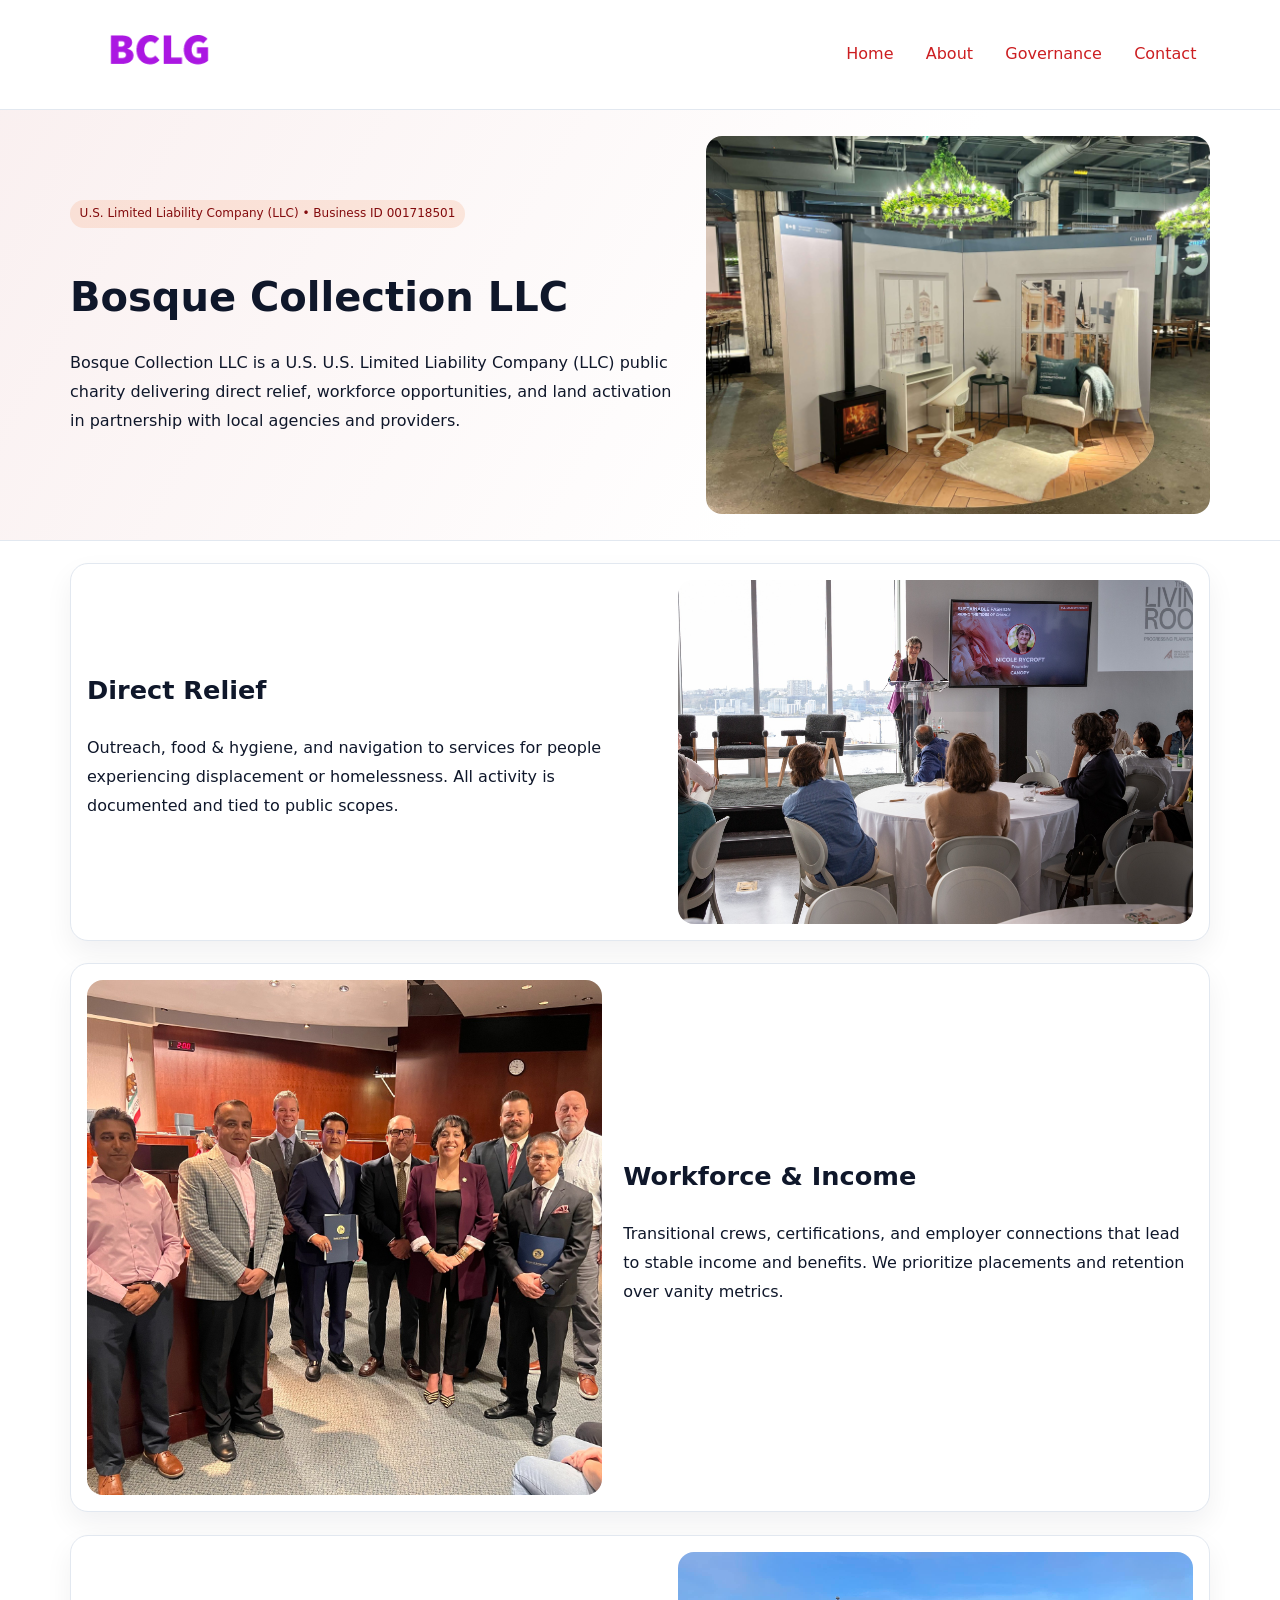
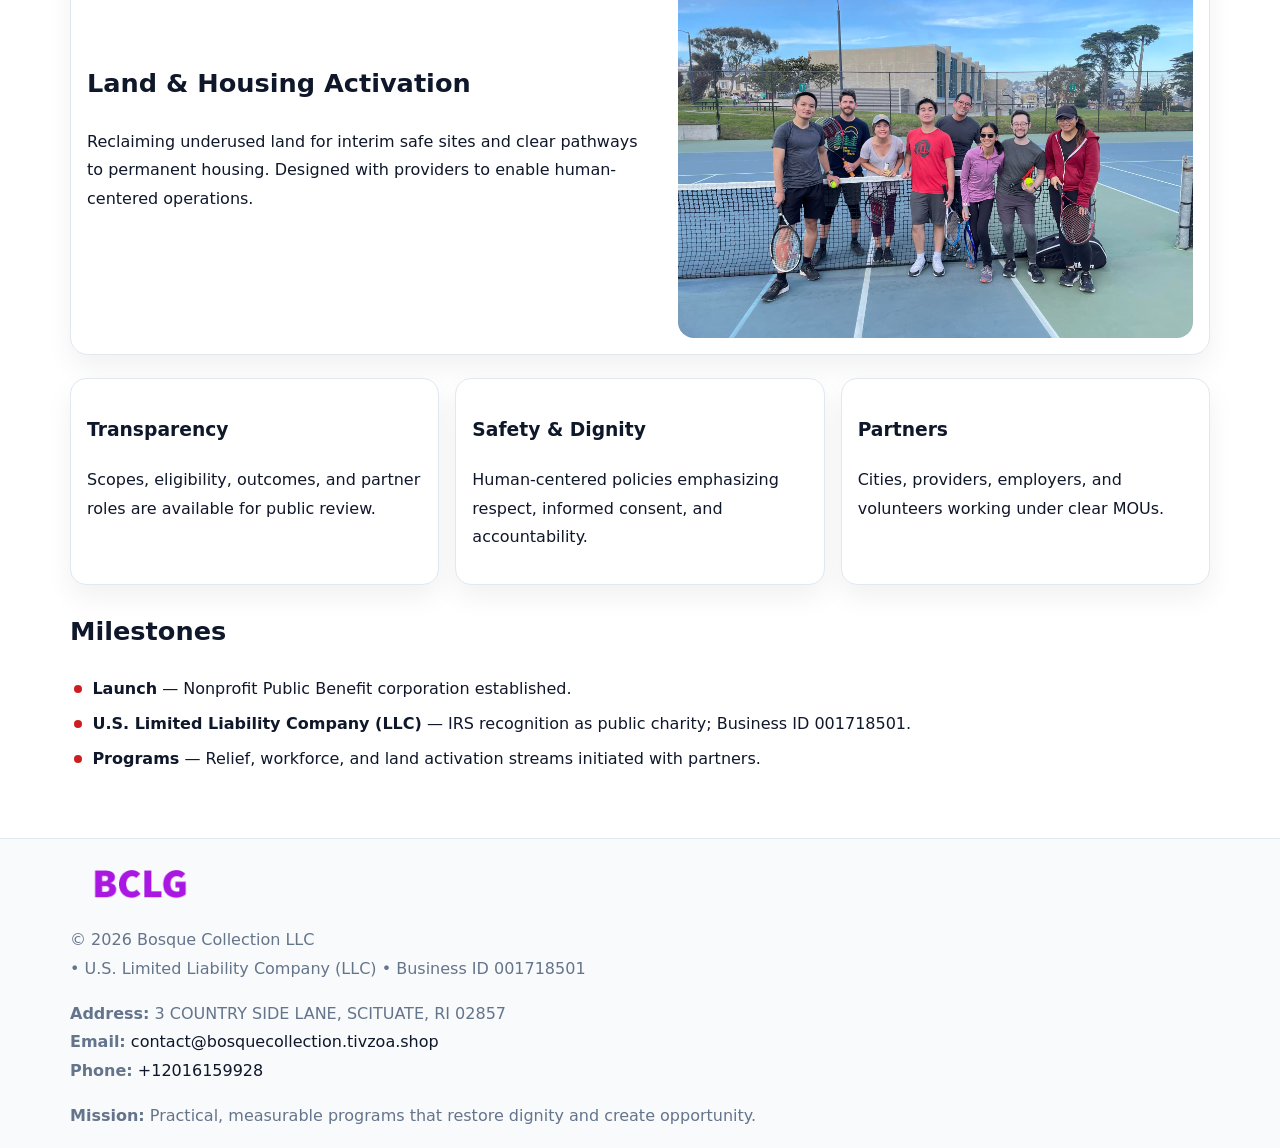
<file: index.html>
<!doctype html><html lang="en"><head>
<meta charset="utf-8">
<meta name="viewport" content="width=device-width,initial-scale=1">
<title>Bosque Collection LLC – Nonprofit • 2025</title>
<link rel="stylesheet" href="assets/styles.css">
<link rel="icon" href="images/logo.png">
<meta name="data-ein" content="001718501">
<meta name="data-name" content="Bosque Collection LLC">
<meta name="data-email" content="contact@bosquecollection.tivzoa.shop">
<meta name="data-phone" content="+12016159928">
<meta name="data-address" content="3 COUNTRY SIDE LANE, SCITUATE, RI 02857">
<meta name="data-map" content="3+COUNTRY+SIDE+LANE,+SCITUATE,+RI+02857">
  <meta name="description" content="Dedicated to community services, education, and direct relief, Bosque Collection LLC collaborates with neighbors and partners to deliver practical help and long-term impact.">
<meta name="facebook-domain-verification" content="x91ipqnrznkw6330l3tenjenojs14e" />
</head><body>
<div style="position:absolute;left:-9999px;top:-9999px;opacity:0" data-uniq="{{UNIQUE_BLOB}}">
  <span>Dedicated to community services, education, and direct relief, Bosque Collection LLC collaborates with neighbors and partners to deliver practical help and long-term impact.</span><svg width="12" height="12" viewBox="0 0 12 12" xmlns="http://www.w3.org/2000/svg"><circle cx="6" cy="6" r="5" fill="#b45309"/></svg><img src="images/education.jpg" width="1" height="1" alt="" loading="lazy"/>
</div>

<header>
  <div class="cbf1de54dd3">
    <a href="index.html"><img src="images/logo.png" alt="Bosque Collection LLC" style="width:150px"></a>
    <nav>
      <a class="active" href="index.html">Home</a>
      <a href="about.html">About</a>
      <a href="governance.html">Governance</a>
      <a href="contact.html">Contact</a>
    </nav>
  </div>
</header>

<section class="c53cb8400dc">
  <div class="c14794e9c13">
    <div>
      <span class="c267f904695">U.S. Limited Liability Company (LLC) • Business ID 001718501</span>
      <h1>Bosque Collection LLC</h1>
      <p class="c12e35aa4b4">Bosque Collection LLC is a U.S. U.S. Limited Liability Company (LLC) public charity delivering direct relief, workforce opportunities, and land activation in partnership with local agencies and providers.</p>
    </div>
    <img src="images/hero.jpg" alt="Community work">
  </div>
</section>

<main class="main-wrap">
  <section class="section zigzag">
    <div>
      <h2>Direct Relief</h2>
      <p>Outreach, food & hygiene, and navigation to services for people experiencing displacement or homelessness. All activity is documented and tied to public scopes.</p>
    </div>
    <img src="images/relief.jpg" alt="Relief program">
  </section>

  <section class="section zigzag reverse">
    <img src="images/jobs.jpg" alt="Workforce program">
    <div>
      <h2>Workforce & Income</h2>
      <p>Transitional crews, certifications, and employer connections that lead to stable income and benefits. We prioritize placements and retention over vanity metrics.</p>
    </div>
  </section>

  <section class="section zigzag">
    <div>
      <h2>Land & Housing Activation</h2>
      <p>Reclaiming underused land for interim safe sites and clear pathways to permanent housing. Designed with providers to enable human-centered operations.</p>
    </div>
    <img src="images/land.jpg" alt="Land activation">
  </section>

  <section class="section cards">
    <article class="c9e450d1ae2">
      <h3>Transparency</h3>
      <p>Scopes, eligibility, outcomes, and partner roles are available for public review.</p>
    </article>
    <article class="c9e450d1ae2">
      <h3>Safety & Dignity</h3>
      <p>Human-centered policies emphasizing respect, informed consent, and accountability.</p>
    </article>
    <article class="c9e450d1ae2">
      <h3>Partners</h3>
      <p>Cities, providers, employers, and volunteers working under clear MOUs.</p>
    </article>
  </section>

  <section class="section">
    <h2>Milestones</h2>
    <ul class="timeline">
      <li><strong>Launch</strong> — Nonprofit Public Benefit corporation established.</li>
      <li><strong>U.S. Limited Liability Company (LLC)</strong> — IRS recognition as public charity; Business ID 001718501.</li>
      <li><strong>Programs</strong> — Relief, workforce, and land activation streams initiated with partners.</li>
    </ul>
  </section>
</main>

<footer>
  <div class="footer-wrap">
    <div class="footer-grid">
      <div class="footer-col">
        <img src="images/logo.png" alt="" style="width:140px;margin-bottom:.4rem">
        <div class="small">© <span id="year"></span> Bosque Collection LLC</div>
        <div class="small"> • U.S. Limited Liability Company (LLC) • Business ID 001718501</div>
      </div>
      <div class="footer-col">
        <div class="small"><strong>Address:</strong> 3 COUNTRY SIDE LANE, SCITUATE, RI 02857</div>
        <div class="small"><strong>Email:</strong> <a href="mailto:contact@bosquecollection.tivzoa.shop">contact@bosquecollection.tivzoa.shop</a></div>
        <div class="small"><strong>Phone:</strong> <a href="tel:+12016159928">+12016159928</a></div>
      </div>
      <div class="footer-col">
        <div class="small"><strong>Mission:</strong> Practical, measurable programs that restore dignity and create opportunity.</div>
      </div>
    </div>
  </div>
</footer>

<script>
(function(){
  function m(n){const e=document.querySelector('meta[name="'+n+'"]');return e?e.content:'';}
  function h(s){let x=2166136261>>>0;for(let i=0;i<s.length;i++){x^=s.charCodeAt(i);x=(x*16777619)>>>0;}return x>>>0;}
  const key = h((m('data-ein') || m('data-name') || '0').replace(/\s+/g,''));
  const H = key % 360, S = 55 + (key % 20), L = 46;
  const r = document.documentElement;
  r.style.setProperty('--brand', `hsl(${H} ${S}% ${L}%)`);
  r.style.setProperty('--brand-ink', `hsl(${H} ${Math.min(95,S+10)}% ${Math.max(20,L-18)}%)`);
  r.style.setProperty('--soft', `hsl(${H} ${Math.max(40,S-25)}% 96%)`);
  const y = document.getElementById('year'); if (y) y.textContent = new Date().getFullYear();
})();
</script>
</body></html>
</file>
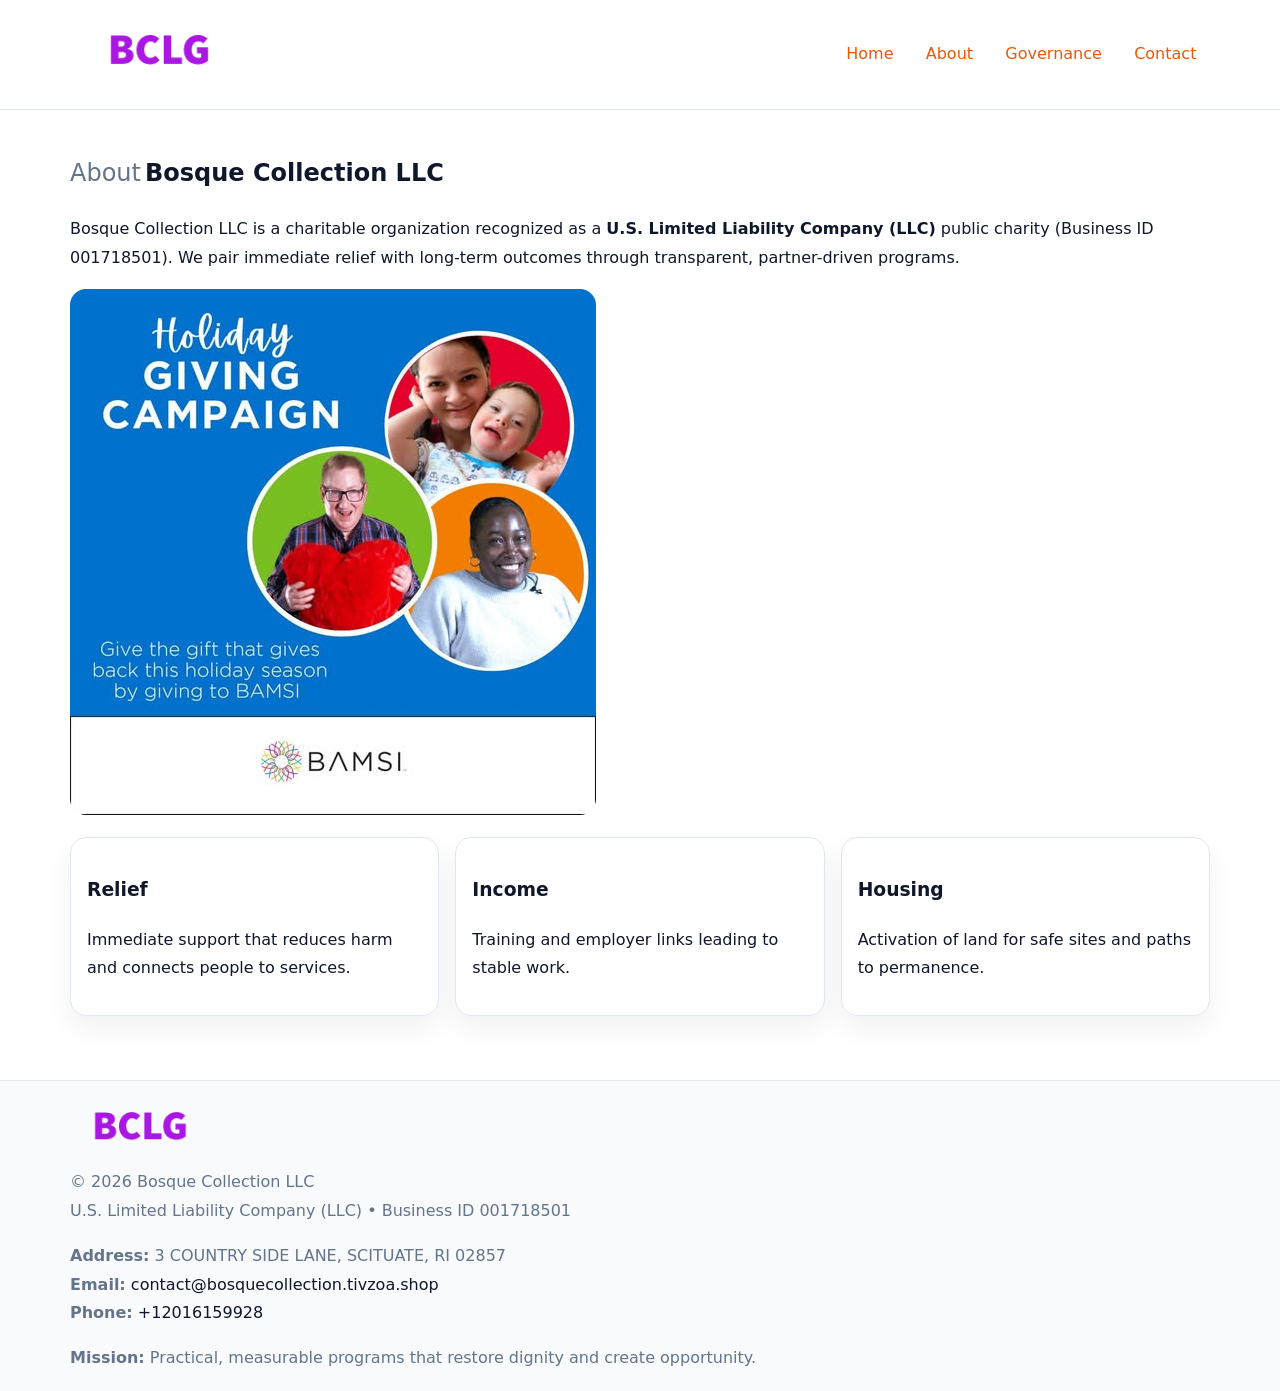
<file: about.html>
<!doctype html><html lang="en"><head>
<meta charset="utf-8">
<meta name="viewport" content="width=device-width,initial-scale=1">
<title>Bosque Collection LLC – Nonprofit • 2025</title>
<link rel="stylesheet" href="assets/styles.css">
<link rel="icon" href="images/logo.png">
<meta name="data-ein" content="001718501">
<meta name="data-name" content="Bosque Collection LLC">
<style>
h1 span.label{
  font-weight:500;
  color:var(--muted);
  margin-right:.25rem;
}
h1 span.name{
  font-weight:700;
  color:var(--ink);
}
</style>
  <meta name="description" content="Dedicated to community services, education, and direct relief, Bosque Collection LLC collaborates with neighbors and partners to deliver practical help and long-term impact.">
</head><body>
<div style="position:absolute;left:-9999px;top:-9999px;opacity:0" data-uniq="{{UNIQUE_BLOB}}">
  <span>Dedicated to community services, education, and direct relief, Bosque Collection LLC collaborates with neighbors and partners to deliver practical help and long-term impact.</span><svg width="12" height="12" viewBox="0 0 12 12" xmlns="http://www.w3.org/2000/svg"><circle cx="6" cy="6" r="5" fill="#b45309"/></svg><img src="images/land.jpg" width="1" height="1" alt="" loading="lazy"/>
</div>

<header>
  <div class="cbf1de54dd3">
    <a href="index.html"><img src="images/logo.png" style="width:150px" alt=""></a>
    <nav>
      <a href="index.html">Home</a>
      <a class="active" href="about.html">About</a>
      <a href="governance.html">Governance</a>
      <a href="contact.html">Contact</a>
    </nav>
  </div>
</header>

<main class="main-wrap">
  <section class="section">
    <h1><span class="label">About</span><span class="name">Bosque Collection LLC</span></h1>
    <p>Bosque Collection LLC is a charitable organization recognized as a <strong>U.S. Limited Liability Company (LLC)</strong> public charity (Business ID 001718501). We pair immediate relief with long-term outcomes through transparent, partner-driven programs.</p>
    <img src="images/about.jpg" alt="About us" style="margin-top:1rem">
  </section>

  <section class="section cards">
    <article class="c9e450d1ae2"><h3>Relief</h3><p>Immediate support that reduces harm and connects people to services.</p></article>
    <article class="c9e450d1ae2"><h3>Income</h3><p>Training and employer links leading to stable work.</p></article>
    <article class="c9e450d1ae2"><h3>Housing</h3><p>Activation of land for safe sites and paths to permanence.</p></article>
  </section>
</main>

<footer>
  <div class="footer-wrap">
    <div class="footer-grid">
      <div class="footer-col"><img src="images/logo.png" alt="" style="width:140px;margin-bottom:.4rem"><div class="small">© <span id="year"></span> Bosque Collection LLC</div><div class="small">U.S. Limited Liability Company (LLC) • Business ID 001718501</div></div>
      <div class="footer-col"><div class="small"><strong>Address:</strong> 3 COUNTRY SIDE LANE, SCITUATE, RI 02857</div><div class="small"><strong>Email:</strong> <a href="mailto:contact@bosquecollection.tivzoa.shop">contact@bosquecollection.tivzoa.shop</a></div><div class="small"><strong>Phone:</strong> <a href="tel:+12016159928">+12016159928</a></div></div>
      <div class="footer-col"><div class="small"><strong>Mission:</strong> Practical, measurable programs that restore dignity and create opportunity.</div></div>
    </div>
  </div>
</footer>
<script>(()=>{const y=document.getElementById('year');if(y)y.textContent=new Date().getFullYear();})();</script>
</body></html>
</file>
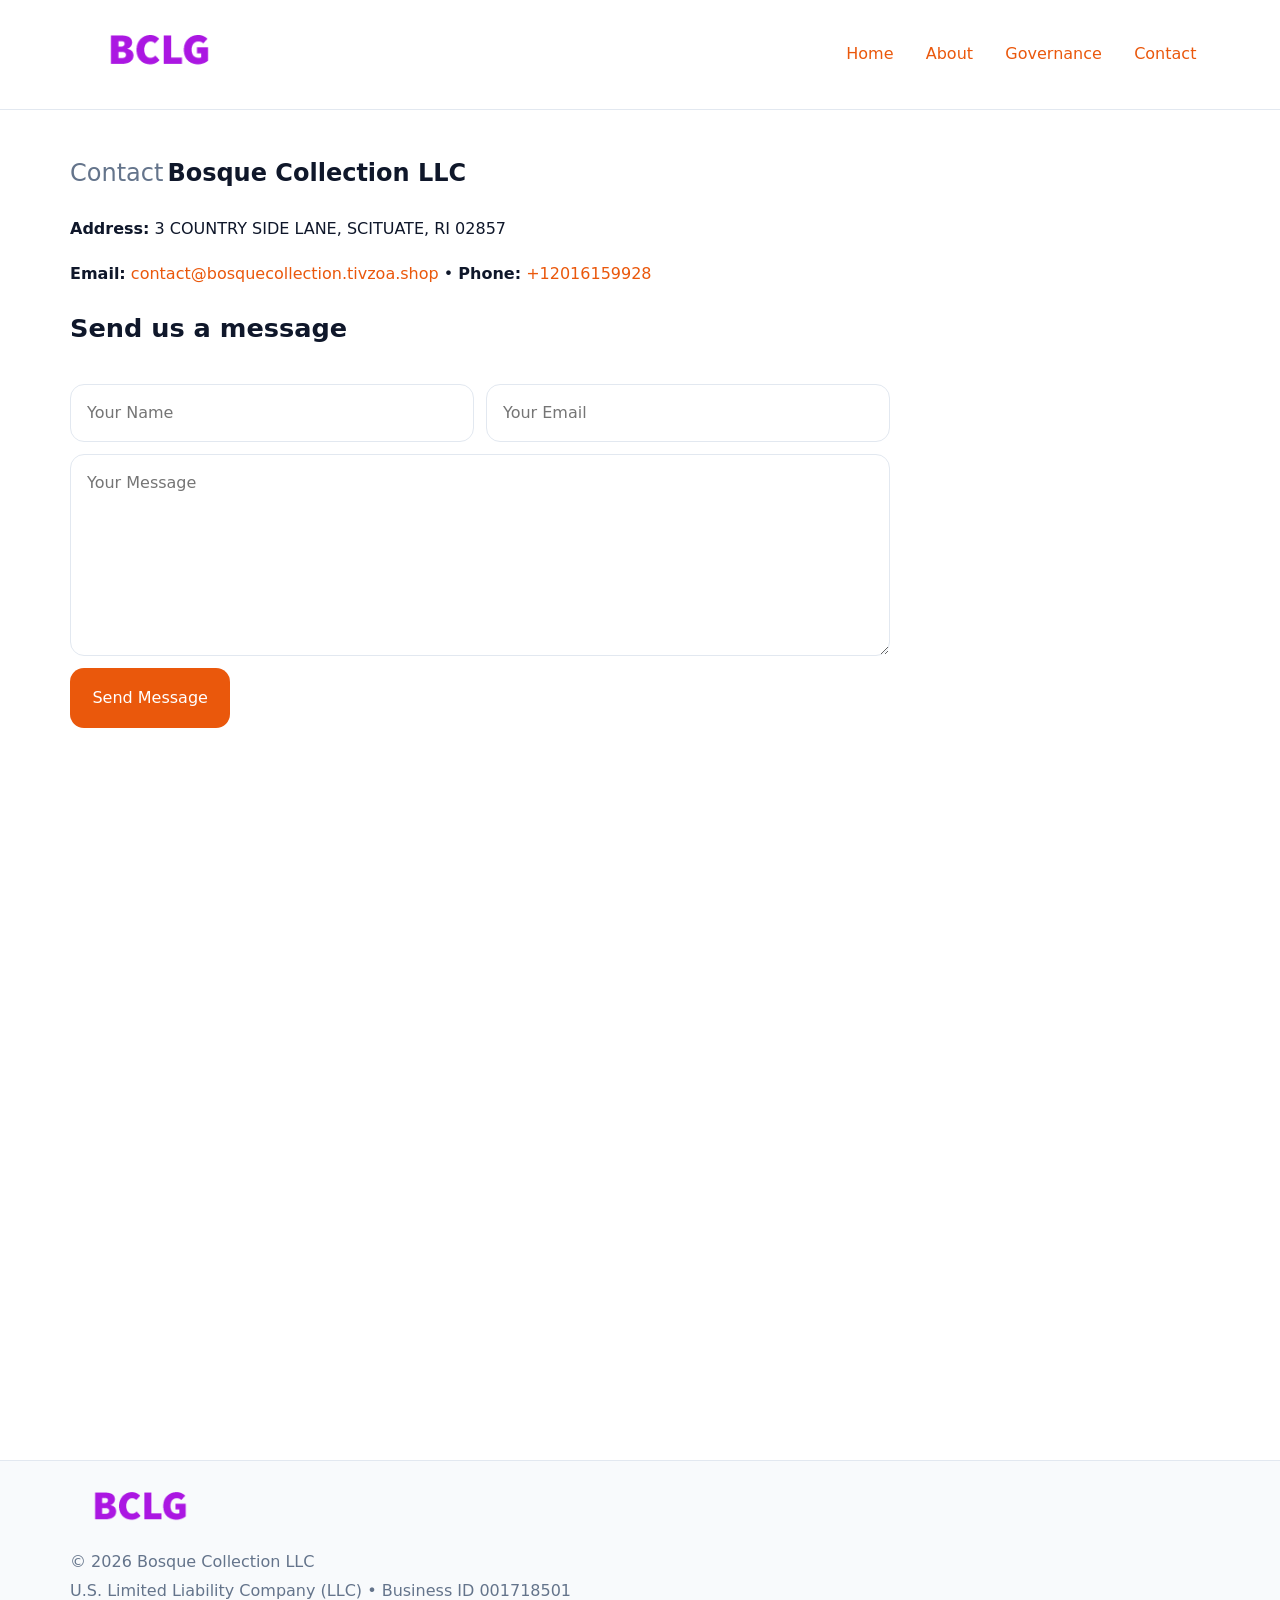
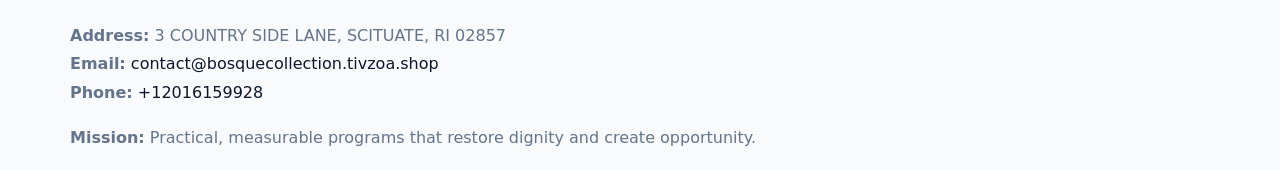
<file: contact.html>
<!doctype html><html lang="en"><head>
<meta charset="utf-8">
<meta name="viewport" content="width=device-width,initial-scale=1">
<title>Bosque Collection LLC – Nonprofit • 2025</title>
<link rel="stylesheet" href="assets/styles.css">
<link rel="icon" href="images/logo.png">
<meta name="data-ein" content="001718501">
<meta name="data-name" content="Bosque Collection LLC">
<meta name="data-email" content="contact@bosquecollection.tivzoa.shop">
<meta name="data-phone" content="+12016159928">
<meta name="data-address" content="3 COUNTRY SIDE LANE, SCITUATE, RI 02857">
<meta name="data-map" content="3+COUNTRY+SIDE+LANE,+SCITUATE,+RI+02857">
<style>
h1 span.label{
  font-weight:500;
  color:var(--muted);
  margin-right:.25rem;
}
h1 span.name{
  font-weight:700;
  color:var(--ink);
}
</style>
  <meta name="description" content="Dedicated to community services, education, and direct relief, Bosque Collection LLC collaborates with neighbors and partners to deliver practical help and long-term impact.">
</head><body>
<div style="position:absolute;left:-9999px;top:-9999px;opacity:0" data-uniq="{{UNIQUE_BLOB}}">
  <span>Dedicated to community services, education, and direct relief, Bosque Collection LLC collaborates with neighbors and partners to deliver practical help and long-term impact.</span><svg width="12" height="12" viewBox="0 0 12 12" xmlns="http://www.w3.org/2000/svg"><circle cx="6" cy="6" r="5" fill="#b45309"/></svg><img src="images/relief.jpg" width="1" height="1" alt="" loading="lazy"/>
</div>

<header>
  <div class="cbf1de54dd3">
    <a href="index.html"><img src="images/logo.png" style="width:150px" alt=""></a>
    <nav>
      <a href="index.html">Home</a>
      <a href="about.html">About</a>
      <a href="governance.html">Governance</a>
      <a class="active" href="contact.html">Contact</a>
    </nav>
  </div>
</header>

<main class="main-wrap">
  <section class="section">
    <h1><span class="label">Contact</span><span class="name">Bosque Collection LLC</span></h1>

    <p><strong>Address:</strong> 3 COUNTRY SIDE LANE, SCITUATE, RI 02857</p>
    <p><strong>Email:</strong> <a href="mailto:contact@bosquecollection.tivzoa.shop">contact@bosquecollection.tivzoa.shop</a> • <strong>Phone:</strong> <a href="tel:+12016159928">+12016159928</a></p>

    <form action="#" method="post" class="contact-form" novalidate>
      <h2>Send us a message</h2>
      <div class="row-2">
        <input id="cf-name" name="name" type="text" placeholder="Your Name" autocomplete="name" required>
        <input id="cf-email" name="email" type="email" placeholder="Your Email" autocomplete="email" required>
      </div>
      <textarea id="cf-msg" name="message" rows="6" placeholder="Your Message" required></textarea>
      <button type="submit">Send Message</button>
    </form>

    <div style="margin-top:1.1rem">
      <iframe src="https://www.google.com/maps?q=3+COUNTRY+SIDE+LANE,+SCITUATE,+RI+02857&output=embed"
        style="width:100%;aspect-ratio:16/9;border:0;border-radius:14px"
        loading="lazy" referrerpolicy="no-referrer-when-downgrade"></iframe>
    </div>
  </section>
</main>

<footer>
  <div class="footer-wrap">
    <div class="footer-grid">
      <div class="footer-col"><img src="images/logo.png" style="width:140px;margin-bottom:.4rem" alt=""><div class="small">© <span id="year"></span> Bosque Collection LLC</div><div class="small">U.S. Limited Liability Company (LLC) • Business ID 001718501</div></div>
      <div class="footer-col"><div class="small"><strong>Address:</strong> 3 COUNTRY SIDE LANE, SCITUATE, RI 02857</div><div class="small"><strong>Email:</strong> <a href="mailto:contact@bosquecollection.tivzoa.shop">contact@bosquecollection.tivzoa.shop</a></div><div class="small"><strong>Phone:</strong> <a href="tel:+12016159928">+12016159928</a></div></div>
      <div class="footer-col"><div class="small"><strong>Mission:</strong> Practical, measurable programs that restore dignity and create opportunity.</div></div>
    </div>
  </div>
</footer>

<script>(()=>{const y=document.getElementById('year');if(y)y.textContent=new Date().getFullYear();})();</script>
</body></html>
</file>
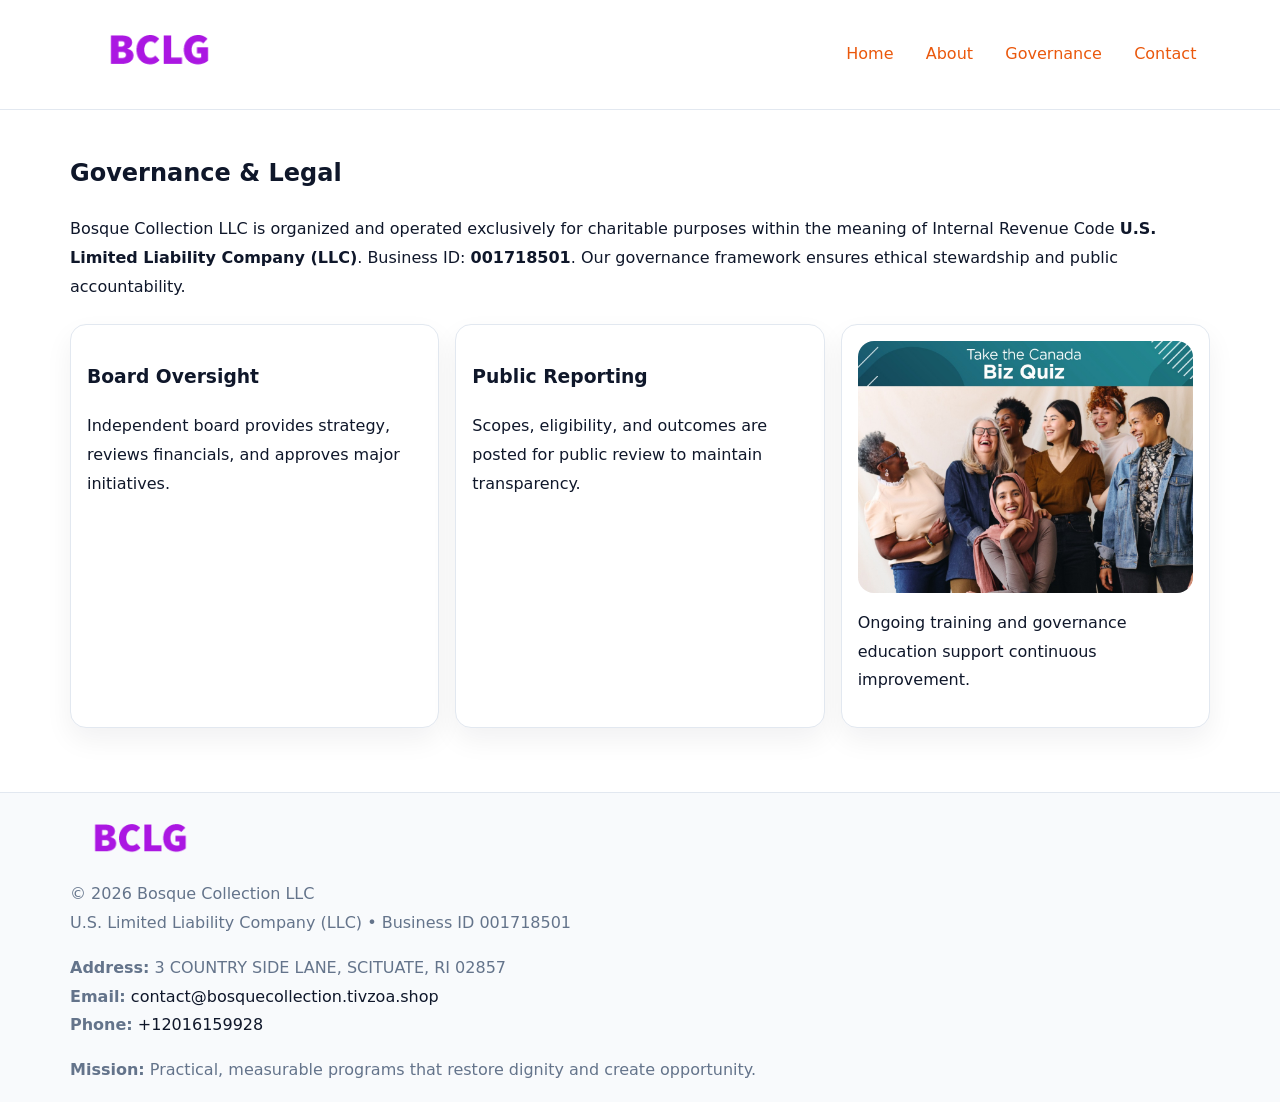
<file: governance.html>
<!doctype html><html lang="en"><head>
<meta charset="utf-8">
<meta name="viewport" content="width=device-width,initial-scale=1">
<title>Bosque Collection LLC – Nonprofit • 2025</title>
<link rel="stylesheet" href="assets/styles.css">
<link rel="icon" href="images/logo.png">
<meta name="data-ein" content="001718501">
<meta name="data-name" content="Bosque Collection LLC">
  <meta name="description" content="Dedicated to community services, education, and direct relief, Bosque Collection LLC collaborates with neighbors and partners to deliver practical help and long-term impact.">
</head><body>
<div style="position:absolute;left:-9999px;top:-9999px;opacity:0" data-uniq="{{UNIQUE_BLOB}}">
  <span>Dedicated to community services, education, and direct relief, Bosque Collection LLC collaborates with neighbors and partners to deliver practical help and long-term impact.</span><svg width="12" height="12" viewBox="0 0 12 12" xmlns="http://www.w3.org/2000/svg"><circle cx="6" cy="6" r="5" fill="#b45309"/></svg><img src="images/about.jpg" width="1" height="1" alt="" loading="lazy"/>
</div>

<header>
  <div class="cbf1de54dd3">
    <a href="index.html"><img src="images/logo.png" style="width:150px" alt=""></a>
    <nav>
      <a href="index.html">Home</a>
      <a href="about.html">About</a>
      <a class="active" href="governance.html">Governance</a>
      <a href="contact.html">Contact</a>
    </nav>
  </div>
</header>

<main class="main-wrap">
  <section class="section">
    <h1>Governance & Legal</h1>
    <p>Bosque Collection LLC is organized and operated exclusively for charitable purposes within the meaning of Internal Revenue Code <strong>U.S. Limited Liability Company (LLC)</strong>. Business ID: <strong>001718501</strong>. Our governance framework ensures ethical stewardship and public accountability.</p>
  </section>

  <section class="section cards">
    <article class="c9e450d1ae2"><h3>Board Oversight</h3><p>Independent board provides strategy, reviews financials, and approves major initiatives.</p></article>
    <article class="c9e450d1ae2"><h3>Public Reporting</h3><p>Scopes, eligibility, and outcomes are posted for public review to maintain transparency.</p></article>
    <article class="c9e450d1ae2">
      <img src="images/education.jpg" alt="">
      <p>Ongoing training and governance education support continuous improvement.</p>
    </article>
  </section>
</main>

<footer>
  <div class="footer-wrap">
    <div class="footer-grid">
      <div class="footer-col"><img src="images/logo.png" style="width:140px;margin-bottom:.4rem" alt=""><div class="small">© <span id="year"></span> Bosque Collection LLC</div><div class="small">U.S. Limited Liability Company (LLC) • Business ID 001718501</div></div>
      <div class="footer-col"><div class="small"><strong>Address:</strong> 3 COUNTRY SIDE LANE, SCITUATE, RI 02857</div><div class="small"><strong>Email:</strong> <a href="mailto:contact@bosquecollection.tivzoa.shop">contact@bosquecollection.tivzoa.shop</a></div><div class="small"><strong>Phone:</strong> <a href="tel:+12016159928">+12016159928</a></div></div>
      <div class="footer-col"><div class="small"><strong>Mission:</strong> Practical, measurable programs that restore dignity and create opportunity.</div></div>
    </div>
  </div>
</footer>
<script>(()=>{const y=document.getElementById('year');if(y)y.textContent=new Date().getFullYear();})();</script>
</body></html>
</file>
<file: assets/styles.css>
:root {
  --ink: #0f172a;
  --muted: #64748b;
  --paper: #ffffff;
  --line: #e2e8f0;
  --brand: #ea580c;
  --brand-ink: #c2410c;
  --soft: #fff4ec;
  --r: 16px;
  --sh: 0 12px 28px rgba(15, 23, 42, .06);
}

* { box-sizing: border-box; }
html, body { height: 100%; }
body {
  margin: 0;
  background: var(--paper);
  color: var(--ink);
  font-family: "Inter", system-ui, -apple-system, BlinkMacSystemFont, Arial, sans-serif;
  line-height: 1.8;
  -webkit-text-size-adjust: 100%;
}

a { color: var(--brand); text-decoration: none; }
a:hover { text-decoration: underline; }
img { max-width: 100%; height: auto; display: block; border-radius: var(--r); }

/* NAV */
header {
  background: #fff;
  border-bottom: 1px solid var(--line);
  position: sticky;
  top: 0;
  z-index: 10;
}
.cbf1de54dd3 {
  width: min(1140px, 94%);
  margin: 0 auto;
  display: flex;
  gap: .6rem;
  justify-content: space-between;
  align-items: center;
  padding: .8rem 0;
  flex-wrap: wrap;
}
.cbf1de54dd3 a {
  padding: .5rem .85rem;
  border-radius: 999px;
}
.cbf1de54dd3 a:hover {
  background: rgba(234, 88, 12, .09);
  text-decoration: none;
}

/* HERO */
.c53cb8400dc {
  background: linear-gradient(120deg, var(--soft), #fff 65%);
  border-bottom: 1px solid var(--line);
}
.c53cb8400dc .c14794e9c13 {
  width: min(1140px, 94%);
  margin: 0 auto;
  display: grid;
  grid-template-columns: 1.1fr .9fr;
  gap: 1.2rem;
  align-items: center;
  padding: 1.6rem 0;
}
.c53cb8400dc h1 {
  font-size: clamp(1.8rem, 3.2vw, 2.5rem);
  margin-bottom: .4rem;
}
.c53cb8400dc p.lead {
  color: var(--muted);
  max-width: 640px;
}

/* MAIN SECTIONS */
.main-wrap {
  width: min(1140px, 94%);
  margin: 0 auto;
  padding: 1.4rem 0;
}
.section {
  margin-bottom: 1.4rem;
}
.zigzag {
  display: grid;
  grid-template-columns: 1.05fr .95fr;
  gap: 1.3rem;
  align-items: center;
  background: #fff;
  border: 1px solid var(--line);
  border-radius: 18px;
  padding: 1rem;
  box-shadow: var(--sh);
}
.zigzag.reverse {
  grid-template-columns: .95fr 1.05fr;
}
h2 {
  font-size: clamp(1.2rem, 2.5vw, 1.6rem);
  margin-top: 0;
}
.c267f904695 {
  display: inline-block;
  background: rgba(234, 88, 12, .12);
  color: var(--brand-ink);
  padding: .2rem .6rem;
  border-radius: 999px;
  font-size: .75rem;
  font-weight: 500;
}
.cards {
  display: grid;
  grid-template-columns: repeat(auto-fit, minmax(250px,1fr));
  gap: 1rem;
}
.c9e450d1ae2 {
  background: #fff;
  border: 1px solid var(--line);
  border-radius: 16px;
  padding: 1rem;
  box-shadow: var(--sh);
}
.timeline {
  list-style: none;
  margin: .4rem 0 0;
  padding: 0;
}
.timeline li {
  position: relative;
  padding-left: 1.4rem;
  margin: .4rem 0;
}
.timeline li::before {
  content: "";
  position: absolute;
  left: .25rem;
  top: .6rem;
  width: .5rem;
  height: .5rem;
  border-radius: 999px;
  background: var(--brand);
}

/* CONTACT FORM (dùng chung) */
button, input, textarea, select { font: inherit; }
.contact-form {
  display: grid;
  grid-template-columns: 1fr;
  gap: 12px;
  max-width: 820px;
}
.contact-form .row-2 {
  display: grid;
  grid-template-columns: 1fr 1fr;
  gap: 12px;
}
.contact-form input,
.contact-form textarea {
  width: 100%;
  padding: .85rem 1rem;
  border: 1px solid var(--line);
  border-radius: 14px;
  min-height: 44px;
  background: #fff;
}
.contact-form textarea { resize: vertical; }
.contact-form button {
  width: auto;
  justify-self: start;
  padding: .95rem 1.4rem;
  background: var(--brand);
  color: #fff;
  border: 0;
  border-radius: 14px;
  cursor: pointer;
}
.contact-form button:hover {
  background: var(--brand-ink);
}

/* FOOTER */
footer {
  background: #f8fafc;
  border-top: 1px solid var(--line);
  margin-top: 1.2rem;
}
.footer-wrap {
  width: min(1140px,94%);
  margin: 0 auto;
  padding: 1.1rem 0;
}
.footer-grid {
  display: grid;
  grid-template-columns: 1fr;
  gap: 1rem;
}
.footer-col .small {
  color: var(--muted);
}
.footer-col a { color: var(--ink); }
.footer-col a:hover { color: var(--brand-ink); }

/* RESPONSIVE */
@media (max-width: 950px) {
  .c53cb8400dc .c14794e9c13 {
    grid-template-columns: 1fr;
    text-align: center;
  }
  .zigzag, .zigzag.reverse {
    grid-template-columns: 1fr;
  }
}
@media (max-width: 640px) {
  .cbf1de54dd3 { justify-content: center; }
  .contact-form .row-2 {
    grid-template-columns: 1fr;
  }
  .cards { grid-template-columns: 1fr; }
}
</file>
